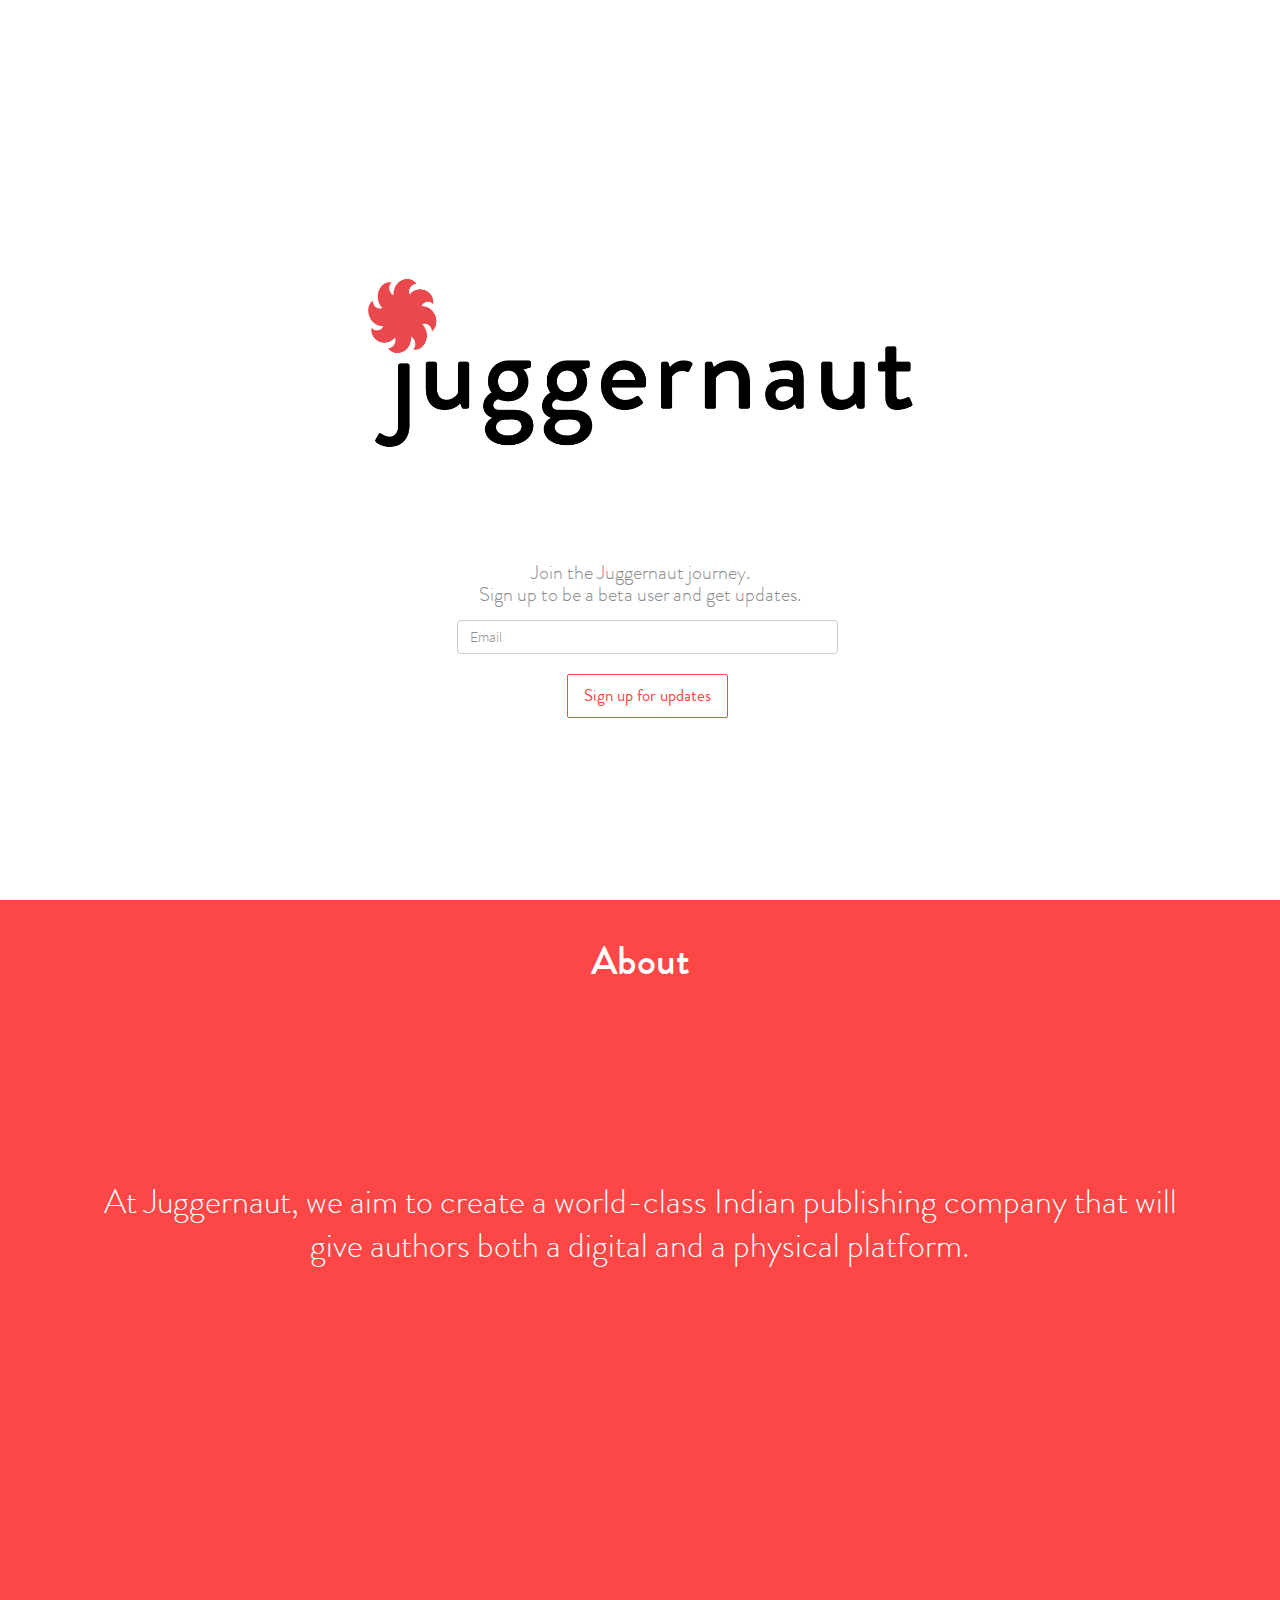
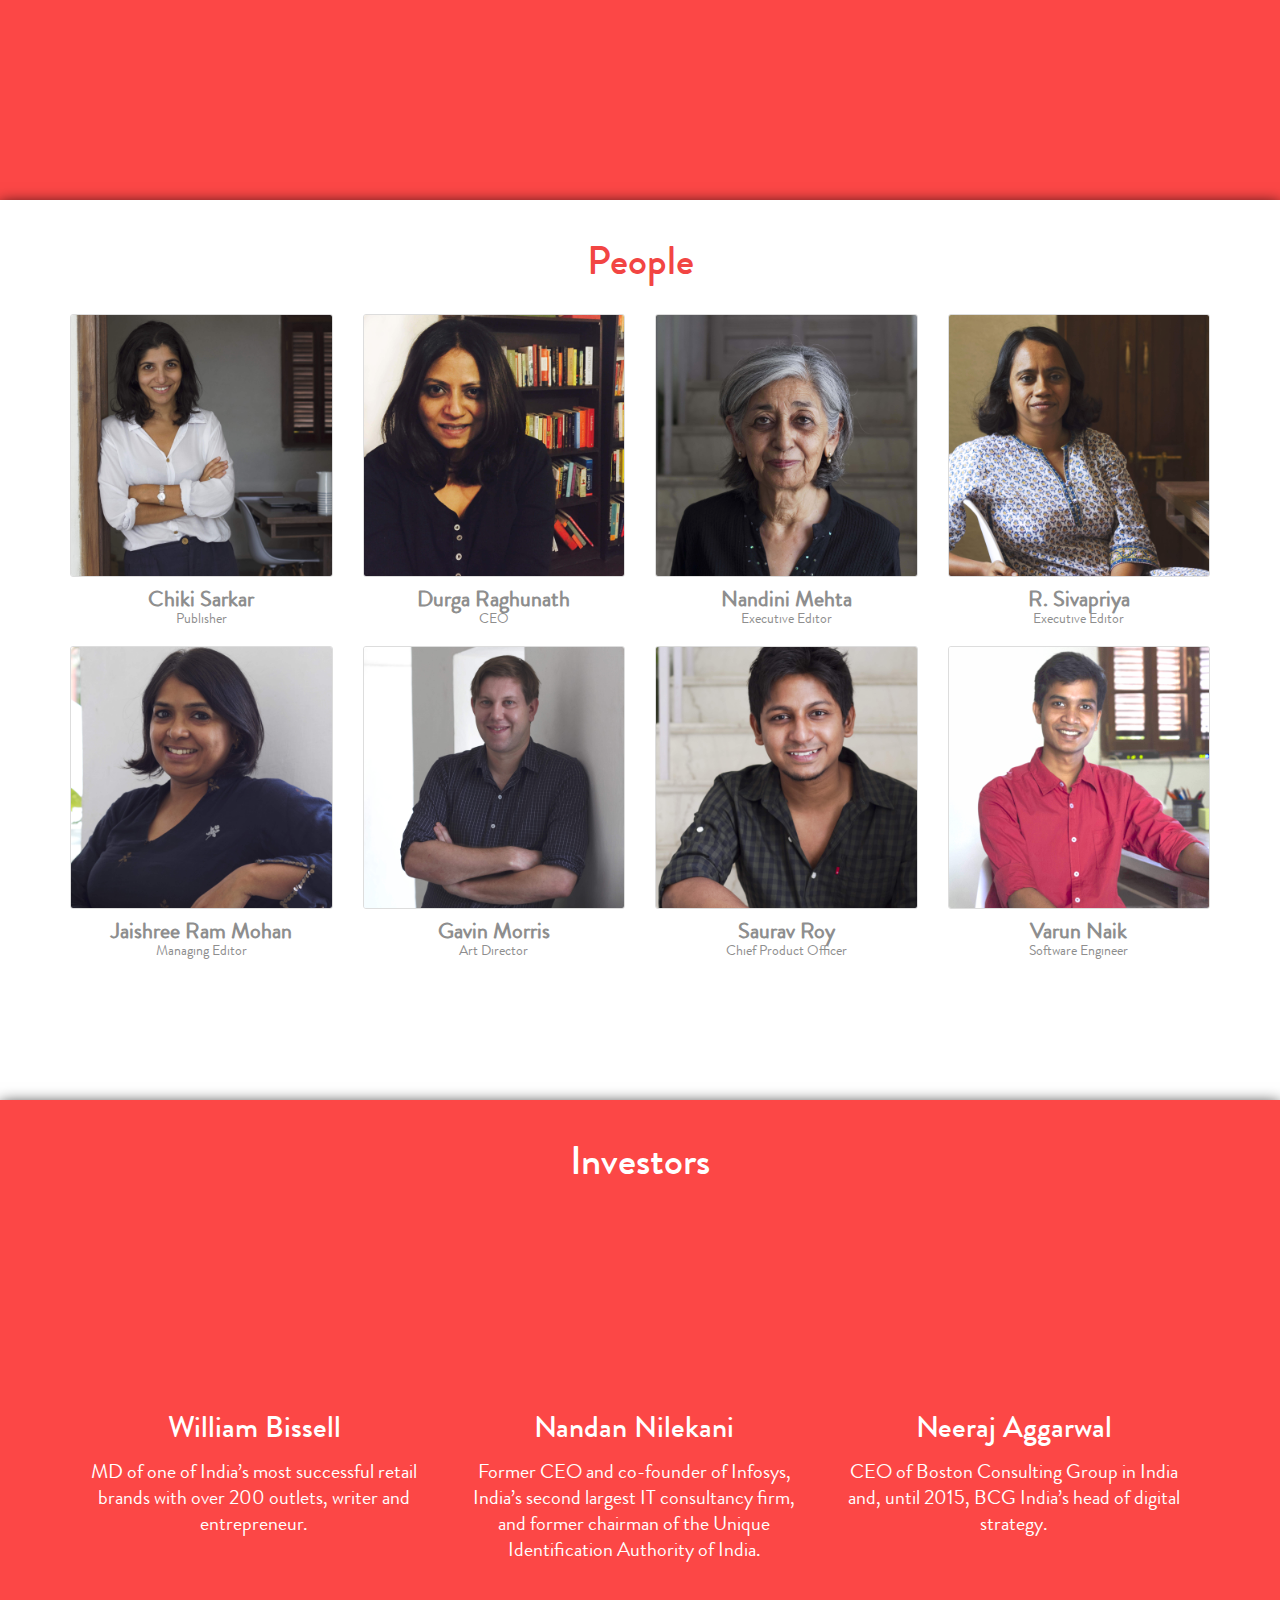
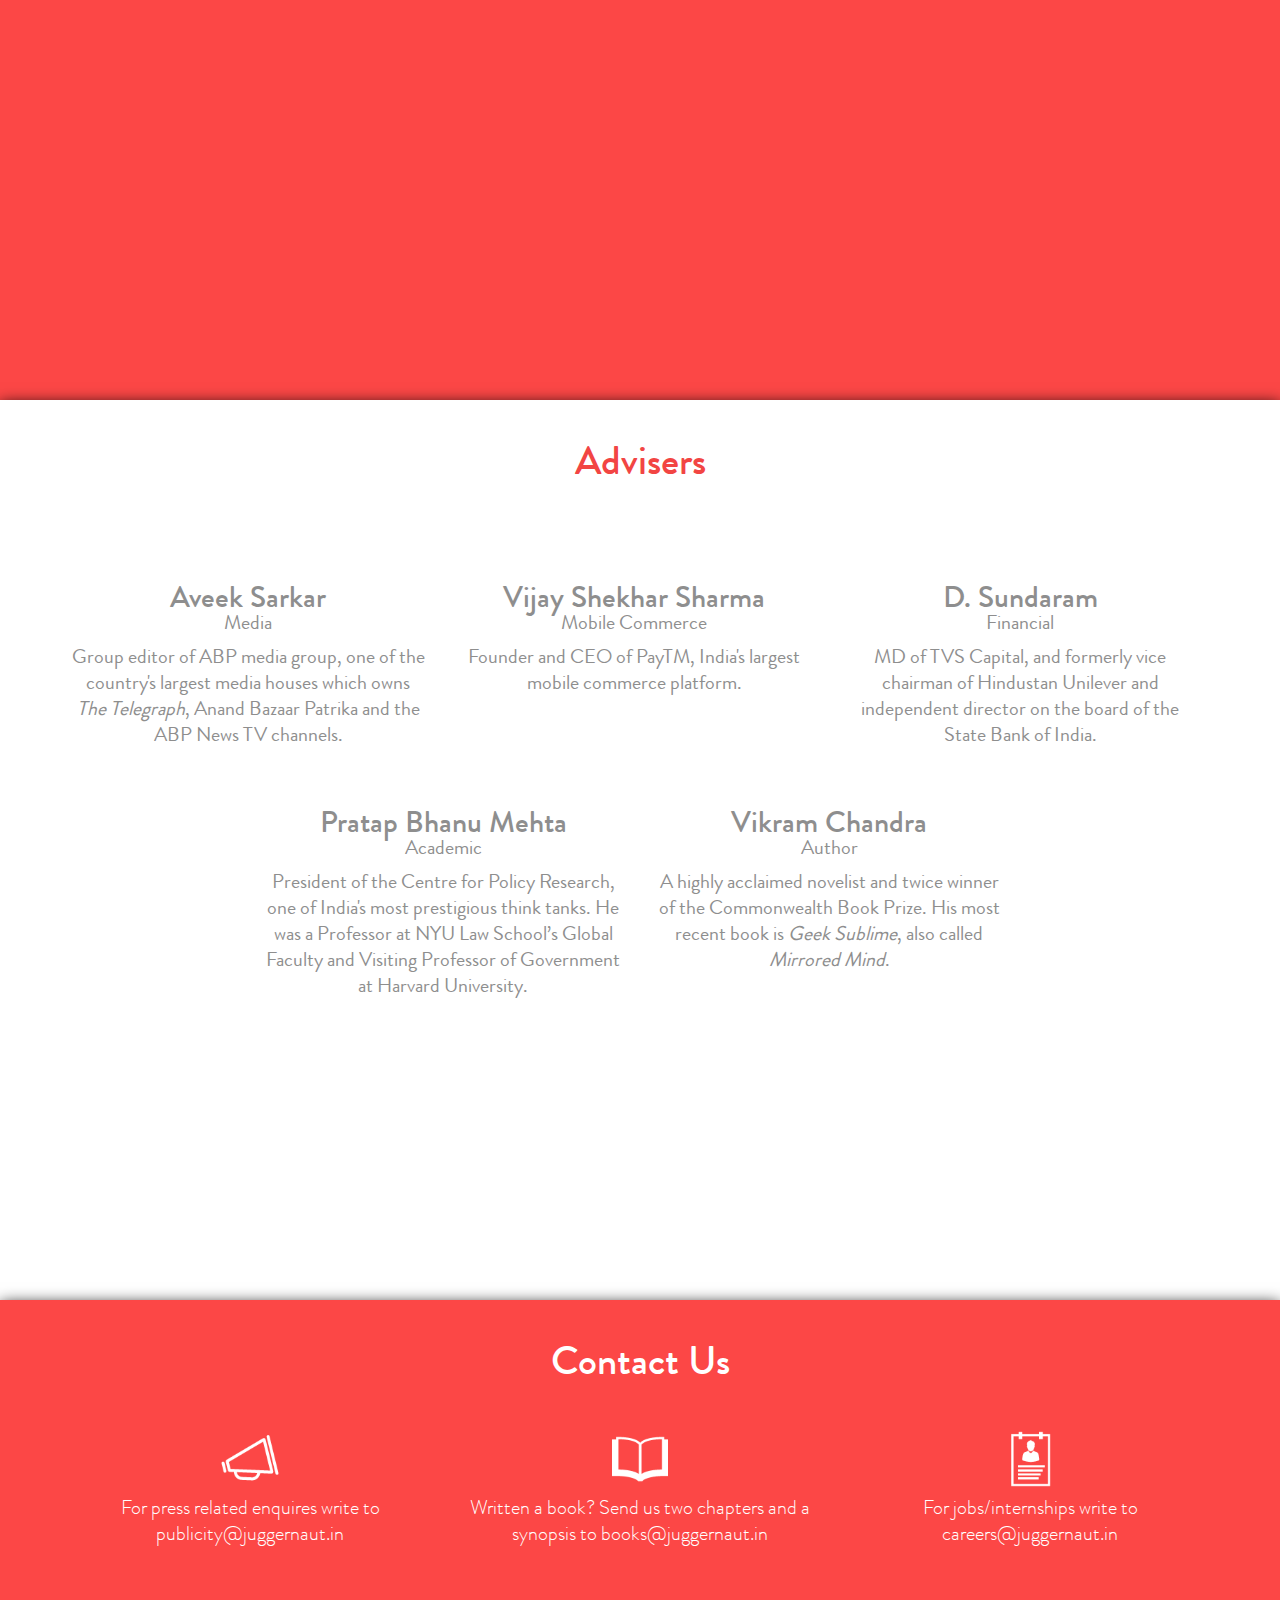
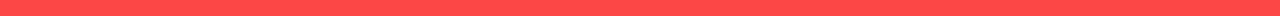
<file: index.html>
<!DOCTYPE html>

<!--
index.html
<project>

Created by Varun Naik on 2015-09-10.
Copyright 2015 Varun Naik. All rights reserved.
-->

<html lang="en">
	<head>
		<meta charset="utf-8">
		<meta name="viewport" content="width=device-width, initial-scale=1.0">
		<meta name="description" content="">
		<meta name="author" content="">
		<title>Juggernaut</title>
		<link rel="shortcut icon" type="image/x-icon" href="assets/img/new_fab_icon.png" />

		<!-- Bootstrap core CSS -->
		<link href="assets/css/bootstrap.css" rel="stylesheet">

		<!-- Custom CSS -->
		<link href="assets/css/main.css" rel="stylesheet">
		<link href="assets/css/font-awesome.min.css" rel="stylesheet">
		<link href="assets/css/animate-custom.css" rel="stylesheet">
		<link href='http://fonts.googleapis.com/css?family=Lato:300,400,700,300italic,400italic' rel='stylesheet' type='text/css'>
		<link href='http://fonts.googleapis.com/css?family=Raleway:400,300,700' rel='stylesheet' type='text/css'>
		<script src="assets/js/jquery.min.js"></script>
		<script type="text/javascript" src="assets/js/modernizr.custom.js"></script>

		<!-- HTML5 Shim and Respond.js IE8 support of HTML5 elements and media queries -->
		<!-- WARNING: Respond.js doesn't work if you view the page via file:// -->
		<!--[if lt IE 9]>
		<script src="https://oss.maxcdn.com/libs/html5shiv/3.7.0/html5shiv.js"></script>
		<script src="https://oss.maxcdn.com/libs/respond.js/1.4.2/respond.min.js"></script>
		<![endif]-->

		<!-- 1. load the webfonts -->
		<link rel="stylesheet" type="text/css" href="MyFontsWebfontsKit.css"/>

		<!-- 2. set up some css styles using the webfonts -->
		<style type="text/css">
			.BrandonGrotesque-ThinItalic {
				font-family: BrandonGrotesque-ThinItalic;
			}
			.BrandonGrotesque-Thin {
				font-family: BrandonGrotesque-Thin;
			}
			.BrandonGrotesque-RegularItalic {
				font-family: BrandonGrotesque-RegularItalic;
			}
			.BrandonGrotesque-MediumItalic {
				font-family: BrandonGrotesque-MediumItalic;
			}
			.BrandonGrotesque-Medium {
				font-family: BrandonGrotesque-Medium;
			}
			.BrandonGrotesque-Regular {
				font-family: BrandonGrotesque-Regular;
			}
			.BrandonGrotesque-LightItalic {
				font-family: BrandonGrotesque-LightItalic;
			}
			.BrandonGrotesque-Light-Margin {
				font-family: BrandonGrotesque-Light;
				padding-top: 60px;
			}
			.BrandonGrotesque-Light {
				font-family: BrandonGrotesque-Light;
			}
			.BrandonGrotesque-BoldItalic {
				font-family: BrandonGrotesque-BoldItalic;
			}
			.BrandonGrotesque-Bold {
				font-family: BrandonGrotesque-Bold;
			}
			.BrandonGrotesque-BlackItalic {
				font-family: BrandonGrotesque-BlackItalic;
			}
			.BrandonGrotesque-Black {
				font-family: BrandonGrotesque-Black;
			}
		</style>

	</head>

	<body data-spy="scroll" data-offset="0" style="width: 100%; height: 100%;" >

		<!-- ==== HEADERWRAP ==== -->

		<div class="vertical-center">

			<!-- <h1 class="BrandonGrotesque-Bold" style="padding-top:160px;">juggernaut</h1> -->
			<!-- <h2 class="BrandonGrotesque-Regular">Great publishing that breaks a few rules</h2> -->

			<img src="assets/img/Logo-for-Website.png"/>
			<h3 class="BrandonGrotesque-Light-Margin" >Join the Juggernaut journey.
			<br>
			Sign up to be a beta user and get updates. </h3>

			<div class="col-lg-8 col-lg-offset-4">
				<form method="post" class="form" role="form" >
					<div class="row" >
						<div class="col-lg-6 col-xs-6 col-md-6 form-group" >
							<input class="form-control" id="email" name="email" placeholder="Email" type="email" required />
							<button class="btn btn btn-lg BrandonGrotesque-Regular" type="submit">
								Sign up for updates
							</button>
						</div>
					</div>
				</form>
			</div>

			<!-- /headerwrap -->

		</div>

		<!-- ==== ABOUT ==== -->
		<div id="about" name="about">
			<div class="container">
				<div class="row white">
					<!--      <div class="col-md-6"> <img class="img-responsive" src="assets/img/about/about1.jpg" align=""> </div>-->
					<div class="col-md-6">
						<h2 class="centered BrandonGrotesque-Medium">About</h2>
						<h4 class="BrandonGrotesque-Light">At Juggernaut, we aim to create a world-class Indian publishing company that
						will give authors both a digital and a physical platform. </h4>
					</div>
				</div>
				<!-- row -->
			</div>
		</div>
		<!-- container -->

		<!-- ==== PEOPLE ==== -->
		<div id="people" >
			<div class="container">
				<div class="row centered">
					<h2 class="centered BrandonGrotesque-Medium">People</h2>

					<div class="col-lg-3 centered gallery-item">
						<img class="img img-thumbnail img-title" src="assets/img/team/Chiki.jpg" height="100%" width="100%" alt="">
						<h4 class="BrandonGrotesque-Regular">Chiki Sarkar</h4>
						<h5 class="BrandonGrotesque-Regular">Publisher</h5>
						<div class="people-desc BrandonGrotesque-Regular">
							<p>
								Chiki Sarkar was publisher of Penguin India and founder publisher of Random House
								India. She has worked with every major writer in the country, published some of the
								most exciting new talent in the last decade and created game-changing national
								bestsellers.
							</p>
						</div>
					</div>

					<div class="col-lg-3 centered gallery-item">
						<img class="img img-thumbnail" src="assets/img/team/Durga.jpg" height="100%" width="100%" alt="">
						<h4 class="BrandonGrotesque-Regular">Durga Raghunath</h4>
						<h5 class="BrandonGrotesque-Regular">CEO</h5>
						<div class="people-desc BrandonGrotesque-Regular">
							<p>
								Durga Raghunath was CEO, Network 18 Digital, where she led three news websites, a
								fin-tech site and mobile. She is also the founder of India’s first exclusively digital newsroom,
								Firstpost, and previously led digital operations in India for the <i>WSJ</i> and <i>Mint</i>. She was most recently at Zomato. Durga
								began her career in publishing.
							</p>
						</div>
					</div>

					<div class="col-lg-3 centered gallery-item">
						<img class="img img-thumbnail" src="assets/img/team/Nandini.jpg" height="100%" width="100%" alt="">
						<h4 class="BrandonGrotesque-Regular">Nandini Mehta</h4>
						<h5 class="BrandonGrotesque-Regular">Executive Editor</h5>
						<div class="people-desc BrandonGrotesque-Regular">
							<p>
								Nandini Mehta is an acclaimed editor of high quality non-fiction, with over thirty years
								of experience in journalism and publishing. Her authors include Ramachandra Guha,
								Katherine Boo, Naseeruddin Shah and B.N. Goswamy.
							</p>
						</div>
					</div>

					<div class="col-lg-3 centered gallery-item">
						<img class="img img-thumbnail" src="assets/img/team/Sivapriya.jpg" height="100%" width="100%" alt="">
						<h4 class="BrandonGrotesque-Regular">R. Sivapriya</h4>
						<h5 class="BrandonGrotesque-Regular">Executive Editor</h5>
						<div class="people-desc BrandonGrotesque-Regular">
							<p>
								R. Sivapriya has introduced
								English readers to some of the most important contemporary writing in Indian
								languages. Her translations list was shortlisted for the London Book Fair’s Industry
								Excellence Awards and her books have won several prestigious prizes.
							</p>
						</div>
					</div>
					<div class="clear"></div>
					<!--
					</div>
					<div class="row centered">
					-->
					<div class="col-lg-3 centered gallery-item">
						<img class="img img-thumbnail" src="assets/img/team/Jaishree.jpg" height="100%" width="100%" alt="">
						<h4 class="BrandonGrotesque-Regular">Jaishree Ram Mohan</h4>
						<h5 class="BrandonGrotesque-Regular">Managing Editor</h5>
						<div class="people-desc BrandonGrotesque-Regular">
							<p>
								Jaishree Ram Mohan is the country’s most experienced and respected managing editor,
								with over fourteen years of working with the publishing industry’s best copy-editorial
								team.
							</p>
						</div>
					</div>
					<div class="col-lg-3 centered gallery-item">
						<img class="img img-thumbnail" src="assets/img/team/Gavin.jpg" height="100%" width="100%" alt="">
						<h4 class="BrandonGrotesque-Regular">Gavin Morris</h4>
						<h5 class="BrandonGrotesque-Regular">Art Director</h5>
						<div class="people-desc BrandonGrotesque-Regular">
							<p>
								Gavin Morris is a senior art director with rich international experience of working for
								more than a decade in the UK and US with top publishers like Transworld, Faber and
								HarperCollins.
							</p>
						</div>
					</div>

					<div class="col-lg-3 centered gallery-item">
						<img class="img img-thumbnail gallery-item" src="assets/img/team/Saurav.jpg" height="100%" width="100%" alt="">
						<h4 class="BrandonGrotesque-Regular">Saurav Roy</h4>
						<h5 class="BrandonGrotesque-Regular">Chief Product Officer</h5>
						<div class="people-desc BrandonGrotesque-Regular">
							<p>
								Saurav Roy is an engineer from IIT Madras with a real knack for user-centric design.
								He founded Burrn, a social network to
								troll close friends, and Myriads,
								a gesture-based advertising platform.
								He has also worked with a range of consumer Internet products at Times Internet.
							</p>
						</div>
					</div>

					<div class="col-lg-3 centered gallery-item">
						<img class="img img-thumbnail" src="assets/img/team/Varun.jpg" height="100%" width="100%" alt="">
						<h4 class="BrandonGrotesque-Regular">Varun Naik</h4>
						<h5 class="BrandonGrotesque-Regular">Software Engineer</h5>
						<div class="people-desc BrandonGrotesque-Regular">
							<p>
								Varun Naik is a software engineer with a keen interest in mobile app design and
								development. He has worked on products like Burrn, a social network to
								troll close friends, and Tabvey, an online survey tool.
							</p>
						</div>
					</div>
				</div>
			</div>
			<!-- row -->
		</div>
		<!-- container -->

		<!-- ==== INVESTORS ==== -->
		<div id="investors" name="investors" >

			<div class="containers" >
				<div class="row">
					<h2 class="centered BrandonGrotesque-Medium">Investors</h2>

					<div class="col-lg-14 centered mrgn_top_15p">
						<h3 class="BrandonGrotesque-Medium">William Bissell</h3>
						<p class="BrandonGrotesque-Regular">
							MD of one of
							India’s most successful retail
							brands with over 200 outlets,
							writer and entrepreneur.
						</p>
					</div>

					<div class="col-lg-14 centered mrgn_top_15p">
						<h3 class="BrandonGrotesque-Medium">Nandan Nilekani</h3>
						<p class="BrandonGrotesque-Regular">
							Former CEO and co-founder of
							Infosys, India’s second
							largest IT consultancy firm,
							and former chairman of the
							Unique Identification
							Authority of India.
						</p>
					</div>

					<div class="col-lg-14 centered mrgn_top_15p">
						<h3 class="BrandonGrotesque-Medium">Neeraj Aggarwal</h3>
						<p class="BrandonGrotesque-Regular">
							CEO of Boston Consulting Group
							in India and,
							until 2015, BCG India’s head of
							digital strategy.
						</p>
					</div>

				</div>
				<!-- row -->
			</div>

		</div>
		<!-- container -->

		<!-- ==== ADVISORS ==== -->
		<div id="advisors" name="advisors">
			<div class="container">
				<div class="row">
					<h2 class="centered BrandonGrotesque-Medium">Advisers</h2>
				</div>

				<div class="col-lg-14 centered mrgn_top_5p">
					<h3 class="BrandonGrotesque-Medium">Aveek Sarkar</h3>
					<h4 class="BrandonGrotesque-Regular">Media</h4>
					<p class="BrandonGrotesque-Regular">
						Group editor of ABP media
						group, one of the country's
						largest media houses which
						owns <i>The Telegraph</i>, Anand
						Bazaar Patrika and the ABP
						News TV channels.
					</p>
				</div>

				<div class="col-lg-14 centered mrgn_top_5p">
					<h3 class="BrandonGrotesque-Medium">Vijay Shekhar Sharma</h3>
					<h4 class="BrandonGrotesque-Regular">Mobile Commerce</h4>
					<p class="BrandonGrotesque-Regular">
						Founder and CEO of PayTM, India's largest mobile commerce platform.
					</p>
				</div>

				<div class="col-lg-14 centered mrgn_top_5p">
					<h3 class="BrandonGrotesque-Medium">D. Sundaram</h3>
					<h4 class="BrandonGrotesque-Regular">Financial</h4>
					<p class="BrandonGrotesque-Regular">
						MD of TVS Capital, and formerly vice
						chairman of Hindustan Unilever
						and independent director on
						the board of the State Bank
						of India.
					</p>
				</div>

				<div class="clear"></div>

				<div class="col-lg-2 centered"></div>

				<div class="col-lg-14 centered">
					<h3 class="BrandonGrotesque-Medium">Pratap Bhanu Mehta</h3>
					<h4 class="BrandonGrotesque-Regular">Academic</h4>
					<p class="BrandonGrotesque-Regular">
						President of the Centre for  Policy
						Research, one of India's
						most prestigious think tanks. He
						was a Professor at NYU Law
						School’s Global Faculty and
						Visiting Professor of Government
						at Harvard University.
					</p>
				</div>

				<div class="col-lg-14 centered">
					<h3 class="BrandonGrotesque-Medium">Vikram Chandra</h3>
					<h4 class="BrandonGrotesque-Regular">Author</h4>
					<p class="BrandonGrotesque-Regular">
						A highly acclaimed novelist
						and twice winner of the
						Commonwealth Book Prize. His
						most recent book is <i>Geek
						Sublime</i>, also called <i>Mirrored
						Mind</i>.
					</p>
				</div>

			</div>
		</div>
		<!-- container -->

		<!-- ==== CONTACT ==== -->
		<div id="contact" name="contact">
			<div class="container">
				<div class="row">
					<h2 class="centered BrandonGrotesque-Medium">Contact Us</h2>
					<div class="col-md-4 centered">
						<!-- <i class="fa fa-map-marker fa-2x"></i> -->

						<img src="assets/img/icons/Publicity-White.png" height="70" width="70"/>

						<p class="BrandonGrotesque-Light">

							For press related enquires write to <a href="mailto:publicity@juggernaut.in" style="color: #fff"> publicity@juggernaut.in</a>
						</p>
					</div>
					<div class="col-md-4">
						<!-- <i class="fa fa-envelope-o fa-2x"></i> -->

						<img src="assets/img/icons/Books-White.png" height="70" width="70"/>
						<p class="BrandonGrotesque-Light">
							Written a book? Send us two chapters and a synopsis to <a href="mailto:books@juggernaut.in" style="color: #fff">books@juggernaut.in</a>
						</p>
					</div>
					<div class="col-md-4">
						<!-- <i class="fa fa-phone fa-2x"></i> -->

						<img src="assets/img/icons/Careers-White.png" height="70" width="70"/>
						<p class="BrandonGrotesque-Light">
							For jobs/internships write to <a href="mailto:careers@juggernaut.in" style="color: #fff">careers@juggernaut.in</a>
						</p>
					</div>
				</div>

			</div>
		</div>
		<!-- container -->

		<!-- Bootstrap core JavaScript
		================================================== -->
		<!-- Placed at the end of the document so the pages load faster -->

		<script type="text/javascript" src="assets/js/bootstrap.min.js"></script>
		<script type="text/javascript" src="assets/js/retina.js"></script>
		<script type="text/javascript" src="assets/js/jquery.easing.1.3.js"></script>
		<script type="text/javascript" src="assets/js/smoothscroll.js"></script>
		<script type="text/javascript" src="assets/js/jquery-func.js"></script>
		<script src="http://ajax.googleapis.com/ajax/libs/jquery/1.10.1/jquery.min.js"></script>

		<script>
			$(document).ready(function() {

				$('.gallery-item').hover(function() {
					$(this).find('.people-desc').fadeIn(300);
				}, function() {
					$(this).find('.people-desc').fadeOut(100);
				});

			});

		</script>

	</body>
</html>
</file>
<file: assets/css/main.css>
/*
 main.css
 <project>

 Created by Varun Naik on 2015-09-10.
 Copyright 2015 Varun Naik. All rights reserved.
 */

@import url("//hello.myfonts.net/count/2f2bd0");

html, button, input, select, textarea {
	color: #222;
}

* {
	box-sizing: border-box;
}

.flex {
	display: flex;
	flex-direction: row;
	flex-wrap: wrap;
}

.flex > div {
	flex: 1 0 50%;
	text-align: center;
	padding: 10px;
}

.flex > div:first-child {
	flex: 0 1 100%;
}

body {
	font-size: 1em;
	line-height: 1.4;
}

/*
 * Remove text-shadow in selection highlight: h5bp.com/i
 * These selection rule sets have to be separate.
 * Customize the background color to match your design.
 */

::-moz-selection {
	background: #f2c2c9;
	color: #a4003a;
	text-shadow: none;
}
::selection {
	background: #16a085;
	color: #a4003a;
	text-shadow: none;
}
/*
 * A better looking default horizontal rule
 */

hr {
	display: block;
	height: 3px;
	border: 0;
	margin: 3em 0;
	padding: 0;
	background-image: -webkit-linear-gradient(left, #fff, #e6e6e6, #fff);
	background-image: -moz-linear-gradient(left, #fff, #e6e6e6, #fff);
	background-image: -ms-linear-gradient(left, #fff, #e6e6e6, #fff);
	background-image: -o-linear-gradient(left, #fff, #e6e6e6, #fff);
	width: 50%;
	left: 25%;
	position: relative;
	border: none;
}

img {
	vertical-align: middle;
}
/*
 * Allow only vertical resizing of textareas.
 */

textarea {
	resize: vertical;
}
/* ==========================================================================
 General styles
 ========================================================================== */

html, body {
	height: 100%;
}

body, html, #wrapper {
	width: 100%;
	height: 100%
}
#wrapper {
	display: table
}
#main {
	display: table-cell;
	vertical-align: middle;
	text-align: center
}

body {
	font-family: "Lato", Helvetica, Arial, sans-serif;
	font-weight: 300;
	font-size: 16px;
	color: #555;
	-webkit-font-smoothing: antialiased;
	-webkit-overflow-scrolling: touch;
}

.mrgn_top_15p {
	margin-top: 15%;
}

.mrgn_top_5p {
	margin-top: 5%;
}

.row {
	margin-right: 0px;
	margin-left: 0px;
}


.modal-header {
	background: #34b1c4;
}
.modal-header h4 {
	color: white;
	font-weight: 700;
	letter-spacing: 1px;
}
.modal-footer {
	background: #34b1c4;
}
.navbar-default .navbar-nav > li > a {
	color: #555;
}
.navbar-default .navbar-nav > .active > a, .navbar-default .navbar-nav > .active > a:hover, .navbar-default .navbar-nav > .active > a:focus {
	color: #38b5c9;
	background-color: #fff;
}
.navbar-default {
	background-color: #fff;
	padding: 12px 0;
	box-shadow: 0 0 3px #ccc;
	font-weight: 500;
}
.navbar-default .navbar-brand {
	font-weight: 700;
	font-size: 26px;
	color: #666;
}
.navbar-brand .fa {
	color: #38b5c9;
}
.navbar-toggle {
	border-color: transparent;
	border: 0px solid transparent;
}
.navbar-default .navbar-nav > li > a:hover, .navbar-default .navbar-nav > li > a:focus {
	color: #38b5c9;
}
a img {
	background: white;
}
.odd a img {
	background: #f5f5f5;
}

/* Titles */
/*
 h1, h2, h3, h4, h5, h6 {

 font-weight: 200;
 color: #555;
 }
 */
/*
 h2 {
 font-size: 34px;
 color: #666;
 font-weight: 500;
 }
 */
/*
 h3 {
 font-size: 24px;
 font-weight: 500;
 }
 */
/* Paragraph & Typographic */

p {
	line-height: 26px;
	margin-bottom: 20px;
}
p.large {
	font-size: 18px;
	margin-bottom: 50px;
}
.centered {
	text-align: center;
}
strong {
	font-weight: 700;
}
em {
	font-weight: 300;
}
pre {
	background: #ebebeb;
	border: none;
	font-family: "Monaco";
	font-size: 16px;
	color: #666;
	padding: 20px;
	line-height: 28px;
}
small {
	font-size: 12px;
}
blockquote, blockquote p {
	line-height: 28px;
	color: #999;
	font-weight: 300;
	font-style: italic;
}
blockquote {
	position: relative;
	margin: 0 0 40px -30px;
	padding-left: 30px;
	border-left: 5px solid #3498db;
}
blockquote cite {
	position: absolute;
	bottom: -25px;
	right: 0;
	font-size: 12px;
	font-style: italic;
	color: #333;
	font-weight: 300;
}
blockquote cite:before {
	content: "-- "
}
/* Images */
.overflow-image {
	margin-top: -65px;
}
/* Links */
a {
	color: #4abcc5;
	word-wrap: break-word;
	-webkit-transition: color 0.1s ease-in, background 0.1s ease-in;
	-moz-transition: color 0.1s ease-in, background 0.1s ease-in;
	-ms-transition: color 0.1s ease-in, background 0.1s ease-in;
	-o-transition: color 0.1s ease-in, background 0.1s ease-in;
	transition: color 0.1s ease-in, background 0.1s ease-in;
}
a:hover, a:focus {
	color: #c0392b;
	text-decoration: none;
	outline: 0;
}
a:before, a:after {
	-webkit-transition: color 0.1s ease-in, background 0.1s ease-in;
	-moz-transition: color 0.1s ease-in, background 0.1s ease-in;
	-ms-transition: color 0.1s ease-in, background 0.1s ease-in;
	-o-transition: color 0.1s ease-in, background 0.1s ease-in;
	transition: color 0.1s ease-in, background 0.1s ease-in;
}

/* ==========================================================================
 footer Sections
 ========================================================================== */

.footer {
	position: fixed;
	bottom: 0px;
	left: 0px;
	width: 100%;
	padding: 20px 0px;
}

.footer-left {
	float: left;
	padding-left: 20px;
}

.footer-right {
	float: right;
	padding-right: 20px;
}
.clear {
	clear: both;
}
.footer p, .footer p a {
	color: #000;
	font-family: 'ProximaNovaSoft-Regular';
	text-decoration: none;
}

.footer p a {
	padding: 0px 10px;
}
.footer p a:hover {
	color: #f00;
}

/* ==========================================================================
 Wrap Sections
 ========================================================================== */

.input-control {

	border: #e3e3e3;
	border-radius: 3px;
}


.vertical-center {
  min-height: 100%;
  min-height: 100vh;
  display: flex;
  align-items: center;
  justify-content: center;
  flex-direction: column;
	 background-color: #fff;
	text-align: center;
	background-attachment: relative;
	background-position: center center;
	width: 100%;
	font-family: inherit;
	-webkit-background-size: cover;
	-moz-background-size: cover;
	-o-background-size: cover;
	background-size: cover;
	box-shadow: 0px -5px -5px 0px rgba(0, 0, 0, 0.49);
	position:relative;
}

.vertical-center h1 {
	color: #fc4746;
	font-size: 850%;
	text-align: center;
	letter-spacing: 2px;
	line-height: 0.8;
}

.vertical-center img {
	width: 75%;
	height: 20%;
}

.vertical-center h2 {
	color: #b3b3b2;
	font-size: 220%;
	font-weight: 400;
	text-align: center;
	letter-spacing: 2px;
}

.vertical-center h3 {
	color: #8e8e8e;
	margin: 25px 0 15px 0;
	font-size: 20px;
}

.vertical-center h4 {
	color: #8e8e8e;
	font-family: inherit;
	margin: 25px 0 15px 0;
	letter-spacing: 2px;
}

.vertical-center img {
	padding-top: 100px;
	width: 50%;
}

.vertical-center p {
	color: #fff;
	font-size: 22px;
	font-weight: 300;
	text-align: center;
	letter-spacing: 1px;
	font-family: inherit;
}

.vertical-center .btn {
	font-weight: 500;
	font-size: 17px;
	margin: 20px 0;
	background-color: rgba(255,255,255,0);
	color: #fc4746;
	border: 1px solid #fc4746;
}
.vertical-center .btn:hover, .vertical-center .btn:focus {
	color: #fff;
	background-color: #fc4746;
	outline: 0px;
	border: 1px solid #fc4746;
}
#about {
	background: #fc4746;
	padding-top: 20px;
	padding-right: 0;
	padding-left: 0;
	padding-bottom: 60px;
	min-height: 100%;
	-webkit-box-shadow: 0 4px 15px 0 #000000;
	-moz-box-shadow: 0 4px 15px 0 #000000;
	box-shadow: 0 4px 15px 0 #000000;
}
#about img {
	margin-top: 0;
}

#about H2 {
	color: #fff;
	text-align: center;
	padding-bottom: 20px;
	font-size: 40px;
}

#about H4 {
	color: #fff;
	font-size: 34px;
	font-weight: 300;
	padding: 25px;
	text-align: center;
	line-height: 1.3;
}

#people {
	/*	background: url(../img/bg.jpg) no-repeat center center fixed;*/
	background-color: #fff;
	padding: 20px 0;
	min-height: 100%;
	text-align: center;
	background-size: cover;
	-webkit-box-shadow: 0 4px 15px 0 #000000;
	-moz-box-shadow: 0 4px 15px 0 #000000;
	box-shadow: 0 4px 15px 0 #000000;
}
#people hr {
	display: block;
	height: 3px;
	border: 0;
	margin: 3em 0;
	padding: 0;
	background-image: -webkit-linear-gradient(left, rgba(255, 255, 255, 0), #71c9d6, rgba(255, 255, 255, 0));
	background-image: -moz-linear-gradient(left, rgba(255, 255, 255, 0), #71c9d6, rgba(255, 255, 255, 0));
	background-image: -ms-linear-gradient(left, rgba(255, 255, 255, 0), #71c9d6, rgba(255, 255, 255, 0));
	background-image: -o-linear-gradient(left, rgba(255, 255, 255, 0), #71c9d6, rgba(255, 255, 255, 0));
	width: 50%;
	left: 25%;
	position: relative;
	border: none;
}

#people H2 {
	color: #f24543;
	text-align: center;
	padding-bottom: 20px;
	font-size: 40px;
}
#people p {
	color: #6c6d70;
	line-height: 1.2;
	margin-bottom: 40px;
	font-weight: 400;
	font-size: 17px;
}
#people H4 {
	padding-top: 10px;
	margin-bottom: 10px;
	color: #8e8e8e;
	line-height: 0.2;
	font-size: 22px;
	font-weight: bold;
}
#people h5 {
	padding-bottom: 10px;
	margin-bottom: 10px;
	color: #8e8e8e;
}
#people p.large {
	margin-top: 60px;
	margin-bottom: 30px;
}
#people .fa {
	width: 30px;
	height: 30px;
	margin: 0 3px;
	border-radius: 100%;
	font-size: 15px;
	line-height: 30px;
	outline: 0;
	color: #fff;
	background-color: #67c5d3;
	-webkit-transition: all .3s;
	-moz-transition: all .3s;
	transition: all .3s;
}
#people .fa:hover {
	background-color: #2ea0b1;
}
#investors {
	background-color: #fc4746;
	/*padding: 20px 0;
	 text-align: center;
	 vertical-align: bottom;
	 min-height: 100%;
	 height: 100%;
	 -webkit-box-shadow: 0 4px 15px 0 #000000;
	 -moz-box-shadow: 0 4px 15px 0 #000000;
	 box-shadow: 0 4px 15px 0 #000000;*/

	padding: 20px 0;
	min-height: 100%;
	text-align: center;
	background-size: cover;
	-webkit-box-shadow: 0 4px 15px 0 #000000;
	-moz-box-shadow: 0 4px 15px 0 #000000;
	box-shadow: 0 4px 15px 0 #000000;
}

#login_form {
	width: 100%;
	height: 100%;
	margin: 0 auto;
	text-align: center;
	vertical-align: middle;
	background-color: #bdd2ff;
	border: 1px solid white;
	-moz-border-radius: 10px;
	-webkit-border-radius: 10px;
	text-align: center;
}

#investors H2 {
	color: #fff;
	text-align: center;
	padding-bottom: 20px;
	font-size: 40px;
}

#investors H3 {
	color: #ffffff;
	text-align: center;
	padding-bottom: 0px;
	line-height: 1.4;
	font-size: 30px;
}

#investors p {
	color: #fff;
	text-align: center;
	line-height: 1.3;
	padding-bottom: 30px;
	font-weight: 400;
	font-size: 20px;
}

#investors .btn-default {
	border: 0;
}

#advisors {
	/*	background: url(../img/bg.jpg) no-repeat center center fixed;*/
	background-color: #fff;
	padding: 20px 0;
	min-height: 100%;
	text-align: center;
	background-size: cover;
	-webkit-box-shadow: 0 4px 15px 0 #000000;
	-moz-box-shadow: 0 4px 15px 0 #000000;
	box-shadow: 0 4px 15px 0 #000000;
}
#advisors hr {
	display: block;
	height: 3px;
	border: 0;
	margin: 3em 0;
	padding: 0;
	background-image: -webkit-linear-gradient(left, rgba(255, 255, 255, 0), #71c9d6, rgba(255, 255, 255, 0));
	background-image: -moz-linear-gradient(left, rgba(255, 255, 255, 0), #71c9d6, rgba(255, 255, 255, 0));
	background-image: -ms-linear-gradient(left, rgba(255, 255, 255, 0), #71c9d6, rgba(255, 255, 255, 0));
	background-image: -o-linear-gradient(left, rgba(255, 255, 255, 0), #71c9d6, rgba(255, 255, 255, 0));
	width: 50%;
	left: 25%;
	position: relative;
	border: none;
}

#advisors H2 {
	color: #f24543;
	text-align: center;
	padding-bottom: 20px;
	font-size: 40px;
}

#advisors H3 {
	color: #8e8e8e;
	text-align: center;
	padding-bottom: 0px;
	font-size: 30px;
	line-height: 0.3;
}

#advisors H4 {
	color: #8e8e8e;
	text-align: center;
	padding-bottom: 0px;
	font-size: 20px;
}

#advisors p {
	color: #8e8e8e;
	text-align: center;
	line-height: 1.3;
	padding-bottom: 30px;
	font-weight: 400;
	font-size: 20px;
}

#advisors .btn-default {
	border: 0;
}

#contact {
	background-color: #fc4746;
	padding: 20px 0;
	text-align: center;
	-webkit-box-shadow: 0 4px 15px 0 #000000;
	-moz-box-shadow: 0 4px 15px 0 #000000;
	box-shadow: 0 4px 15px 0 #000000;
}

#contact H2 {
	color: #fff;
	text-align: center;
	padding-bottom: 20px;
	font-size: 40px;
	margin-bottom: 20px;
}

#contact p {
	color: #ffffff;
	text-align: center;
	line-height: 1.3;
	padding-bottom: 30px;
	font-weight: 400;
	font-size: 20px;
}

#contact .form {
	padding: 30px 0;
}

#contact .fa {
	color: #3ab7cb;
	margin-bottom: 10px;
}

#contact .btn {
	font-weight: 500;
	font-size: 18px;
	margin-top: 20px;
	background-color: #fff;
	color: #fc4746;
	border: 0;
}

#contacts img {

	width: 20px;
	height: 20px;
}

#contact .btn:hover, #contact .btn:focus {
	background-color: #e3e3e3;
	outline: 0px;
}
#greywrap {
	background: #f5f5f5;
	margin-top: 0px;
	padding: 50px 0;
	border-bottom: 1px solid #eee;
	text-align: center;
}
#greywrap .btn {
	font-family: "Raleway";
	font-weight: 300;
	font-size: 20px;
	margin: 0 25px;
	background-color: #fff;
	border-color: #e2e2e2;
	color: #888;
	border-bottom: 0;
	letter-spacing: 1px;
}
#greywrap .btn:hover, #greywrap .btn:focus {
	margin: 0 25px;
	background-color: #fff;
	border-color: #a5cdd5;
	border-bottom: 0;
	outline: 0px;
	color: #a5cdd5;
}
#greywrap h2 {
	font-size: 30px;
}
#greywrap .callout {
	margin-bottom: 20px;
}
#greywrap p {
	font-size: 30px;
}
#greywrap .fa {
	font-size: 18px;
	margin-right: 4px;
}
#footerwrap {
	background: #2b2b2b;
	padding: 25px 0 15px 0;
	border-bottom: 1px solid #ddd;
	text-align: center;
}
#footerwrap span.copyright {
	line-height: 40px;
	color: #888;
	font-weight: 400;
}
#footerwrap span.copyright a {
	color: #888;
	border-bottom: 1px dotted;
}
#footerwrap span.copyright a:hover {
	color: #3ab7cb;
	text-decoration: none;
}
#footerwrap h4 {
	color: white;
}
ul.social-buttons {
	margin: 0;
}
ul.social-buttons li a {
	font-size: 24px;
	outline: 0;
	color: #999;
}
ul.social-buttons li a:hover, ul.social-buttons li a:focus, ul.social-buttons li a:active {
	color: #3ab7cb;
}
/* ==========================================================================
 Box Sections
 ========================================================================== */

.white h1 {
	color: #999;
}
.white p {
	padding-top: 25px;
}

/* ==========================================================================
 Image Mask
 ========================================================================== */

.grid figure {
	margin: 0;
	position: relative;
	border: 1px solid #ddd;
}
.grid figure img {
	width: 100%;
	display: block;
	position: relative;
}
.grid figcaption {
	position: absolute;
	top: 0;
	left: 0;
	padding: 20px;
	color: #fff;
	background-color: #34b1c4;
}
.grid figcaption h5 {
	margin: 0;
	padding-top: 0px;
	padding-left: 20px;
	padding-bottom: 5px;
	color: #fff;
	font-weight: 700;
	text-align: left;
	letter-spacing: 1px;
}
.grid figcaption a {
	text-align: left;
	padding: 5px 10px;
	margin-left: 20px;
	display: inline-block;
	background: #2f2f2f;
	color: #fff;
	font-size: 13px;
}
/* Caption Style */
.mask figure {
	overflow: hidden;
}
.mask figure img {
	-webkit-transition: -webkit-transform 0.4s;
	-moz-transition: -moz-transform 0.4s;
	transition: transform 0.4s;
}
.no-touch .mask figure:hover img, .mask figure.cs-hover img {
	-webkit-transform: translateY(-30px);
	-moz-transform: translateY(-30px);
	-ms-transform: translateY(-30px);
	transform: translateY(-30px);
}
.mask figcaption {
	height: 50px;
	width: 100%;
	top: auto;
	bottom: 0;
	opacity: 0;
	-webkit-transform: translateY(100%);
	-moz-transform: translateY(100%);
	-ms-transform: translateY(100%);
	transform: translateY(100%);
	-webkit-transition: -webkit-transform 0.4s, opacity 0.1s 0.3s;
	-moz-transition: -moz-transform 0.4s, opacity 0.1s 0.3s;
	transition: transform 0.4s, opacity 0.1s 0.3s;
}
.no-touch .mask figure:hover figcaption, .mask figure.cs-hover figcaption {
	opacity: 1;
	-webkit-transform: translateY(0px);
	-moz-transform: translateY(0px);
	-ms-transform: translateY(0px);
	transform: translateY(0px);
	-webkit-transition: -webkit-transform 0.4s, opacity 0.1s;
	-moz-transition: -moz-transform 0.4s, opacity 0.1s;
	transition: transform 0.4s, opacity 0.1s;
}
.mask figcaption a {
	position: absolute;
	top: 10px;
	bottom: 10px;
	right: 30px;
}

/*** latest code ***/
#headerwrap .clearfix {
	width: 100%;
	position: absolute;
	left: 50%;
	top: 50%;
	transform: translate(-50%,-50%);
	-webkit-transform: translate(-50%,-50%);
	-moz-transform: translate(-50%,-50%);
}

#about h4 {
	margin-top: 150px;
}

#people img {
	cursor: pointer;
}

#contact h3 {
	color: #fff;
}

.people-desc {
	cursor: pointer;
	position: absolute;
	top: 0px;
	left: 15px;
	width: 263px;
	height: 263px;
	border-radius: 3px;
	overflow: hidden;
	background: rgba(252, 71, 70, 0.6);
	display: none;
}

.people-desc p {
	color: #fff !important;
	font-size: 14px;
	padding: 25px 20px;
}

.clear {
	clear: both;
}


@media only screen 
and (min-device-width : 768px) 
and (max-device-width : 1024px)  { 


.vertical-center {
  min-height: 100%;
  min-height: 100vh;
  display: flex;
  align-items: center;
  justify-content: center;
  flex-direction: column;
	 background-color: #fff;
	text-align: center;
	background-attachment: relative;
	background-position: center center;
	width: 100%;
	font-family: inherit;
	-webkit-background-size: cover;
	-moz-background-size: cover;
	-o-background-size: cover;
	background-size: cover;
	box-shadow: 0px 10px 10px 0px rgba(0, 0, 0, 0.49);
	position:relative;
}



.vertical-center img {
		padding-top: 0% !important;
		width: 80%;
	}
	
	
	.vertical-center h3 {
		color: #8e8e8e;
		font-family: inherit;
		margin: 25px 0 15px 0;
		font-size: 14px;
		font-weight: 50;
		letter-spacing: 1px;
		padding-left: 5px;
		padding-right: 5px;
		padding-top: 0px;
	}



}



@media screen and (max-width: 767px) {

	#about H4 {
		font-size: 21px;
		margin-top: 75px;
		margin-bottom: 0px;
		line-height: 30px;
	}
	#about H2 {
		margin-top: 20px;
		font-size: 35px;
	}

	.people-desc {
		display: block;
		position: relative;
		top: auto;
		left: auto;
		width: 100%;
		height: auto;
		border-radius: 0px;
		background: none;
	}
	.people-desc p {
		padding: 10px 15px;
		color: #8e8e8e !important;
		font-family: inherit;
	}
 
	.vertical-center img {
		padding-top: 20% !important;
		width: 80%;
		height: auto;
	}

	.vertical-center h2 {
		font-size: 13px;
		letter-spacing: 2px;
	}

	.vertical-center h3 {
		color: #8e8e8e;
		font-family: inherit;
		margin: 25px 0 15px 0;
		font-size: 14px;
		font-weight: 50;
		letter-spacing: 1px;
		padding-left: 5px;
		padding-right: 5px;
		padding-top: 0px;
	}


	.vertical-center h4 {
		color: #8e8e8e;
		font-family: inherit;
		margin: 25px 0 15px 0;
		font-size: 15px;
	}

	#investors h2 {
		font-size: 35px;
	}

	#investors h3 {
		font-size: 25px;
	}

	#investors p {
		font-size: 18px;
	}

	#advisors h2 {
		font-size: 35px;
	}

	#people h2 {
		font-size: 35px;
	}

	#contact h2 {
		font-size: 35px;
	}

	#advisors h3 {
		font-size: 24px;
		font-weight: bold;
	}

	#advisors h4 {
		font-size: 16px;
	}

	#advisors p {
		font-size: 18px;
	}
}

@media screen and (min-width: 768px) and (max-width: 1024px) {
	#headerwrap h1 {
		font-size: 80px;
	}

	#headerwrap h2 {
		font-size: 20px;
	}

	#headerwrap h4 {
		font-size: 15px;
		letter-spacing: 2px;
	}

	#headerwrap h3 {
		color: #8e8e8e;
		font-family: inherit;
		margin: 25px 0 15px 0;
		font-size: 14px;
		font-weight: 50;
	}

	.people-desc {
		display: block;
		position: relative;
		top: auto;
		left: auto;
		width: 100%;
		height: auto;
		border-radius: 0px;
		background: none;
	}
	.people-desc p {
		padding: 10px 15px;
		color: #8e8e8e !important;
		font-family: inherit;
	}

	.advisor-desc {

	}
}

/* ==========================================================================
 MEDIA QUERIES
 ========================================================================== */

@media screen and (max-width: 1050px) , screen and (max-device-width: 1050px) {
	body .header {
		background-attachment: scroll;
	}
}

/*ipad portrait*/
@media only screen and (min-device-width: 768px) and (max-device-width: 1024px) and (orientation: portrait) {
	.header {
		background-attachment: scroll;
	}
}

@media screen and (max-width: 769px) {
	#headerwrap h1 {
		font-size: 50px;
	}
	#headerwrap p {
		font-size: 20px;
	}
}

@font-face {
	font-family: "ChaleT";
	src: url(assets/fonts/ChaleT.ttf);
}
@font-face {
	font-family: "ChNYNS25";
	src: url(assets/fonts/ChNYNS25.ttf);
}
@font-face {
	font-family: 'Verlag-Bold';
	src: url(assets/fonts/Verlag-Bold.ttf);
}

@font-face {/*
	 font-family: Brandon-Bold;
	 src: url(assets/fonts/Brandon-Bold.eot) format('embedded-opentype'), url(assets/fonts/Brandon-Bold.woff2) format('woff2'), url(assets/fonts/Brandon-Bold.woff) format('woff'), url(assets/fonts/Brandon-Bold.ttf) format('truetype');
	 }*/

	@font-face {
	font-family: 'BrandonGrotesque-Black';
	src: url('assets/fonts/2F2BD0_B_0.eot');
	src: url('assets/fonts/2F2BD0_B_0.eot?#iefix') format('embedded-opentype'), url('assets/fonts/2F2BD0_B_0.woff2') format('woff2'), url('assets/fonts/2F2BD0_B_0.woff') format('woff'), url('assets/fonts/2F2BD0_B_0.ttf') format('truetype');
}

@font-face {
	font-family: 'BrandonGrotesque-Bold';
	src: url('assets/fonts/2F2BD0_9_0.eot');
	src: url('assets/fonts/2F2BD0_9_0.eot?#iefix') format('embedded-opentype'), url('assets/fonts/2F2BD0_9_0.woff2') format('woff2'), url('assets/fonts/2F2BD0_9_0.woff') format('woff'), url('assets/fonts/2F2BD0_9_0.ttf') format('truetype');
}
</file>
<file: MyFontsWebfontsKit.css>
/**
 * @license
 * MyFonts Webfont Build ID 3091408, 2015-09-15T05:29:26-0400
 * 
 * The fonts listed in this notice are subject to the End User License
 * Agreement(s) entered into by the website owner. All other parties are 
 * explicitly restricted from using the Licensed Webfonts(s).
 * 
 * You may obtain a valid license at the URLs below.
 * 
 * Webfont: BrandonGrotesque-ThinItalic by HVD Fonts
 * URL: http://www.myfonts.com/fonts/hvdfonts/brandon-grotesque/thin-italic/
 * 
 * Webfont: BrandonGrotesque-Thin by HVD Fonts
 * URL: http://www.myfonts.com/fonts/hvdfonts/brandon-grotesque/thin/
 * 
 * Webfont: BrandonGrotesque-RegularItalic by HVD Fonts
 * URL: http://www.myfonts.com/fonts/hvdfonts/brandon-grotesque/italic/
 * 
 * Webfont: BrandonGrotesque-MediumItalic by HVD Fonts
 * URL: http://www.myfonts.com/fonts/hvdfonts/brandon-grotesque/medium-italic/
 * 
 * Webfont: BrandonGrotesque-Medium by HVD Fonts
 * URL: http://www.myfonts.com/fonts/hvdfonts/brandon-grotesque/medium/
 * 
 * Webfont: BrandonGrotesque-Regular by HVD Fonts
 * URL: http://www.myfonts.com/fonts/hvdfonts/brandon-grotesque/regular/
 * 
 * Webfont: BrandonGrotesque-LightItalic by HVD Fonts
 * URL: http://www.myfonts.com/fonts/hvdfonts/brandon-grotesque/light-italic/
 * 
 * Webfont: BrandonGrotesque-Light by HVD Fonts
 * URL: http://www.myfonts.com/fonts/hvdfonts/brandon-grotesque/light/
 * 
 * Webfont: BrandonGrotesque-BoldItalic by HVD Fonts
 * URL: http://www.myfonts.com/fonts/hvdfonts/brandon-grotesque/bold-italic/
 * 
 * Webfont: BrandonGrotesque-Bold by HVD Fonts
 * URL: http://www.myfonts.com/fonts/hvdfonts/brandon-grotesque/bold/
 * 
 * Webfont: BrandonGrotesque-BlackItalic by HVD Fonts
 * URL: http://www.myfonts.com/fonts/hvdfonts/brandon-grotesque/black-italic/
 * 
 * Webfont: BrandonGrotesque-Black by HVD Fonts
 * URL: http://www.myfonts.com/fonts/hvdfonts/brandon-grotesque/black/
 * 
 * 
 * License: http://www.myfonts.com/viewlicense?type=web&buildid=3091408
 * Licensed pageviews: 10,000
 * Webfonts copyright: Copyright (c) 2009 by Hannes von Doehren. All rights reserved.
 * 
 * © 2015 MyFonts Inc
*/


/* @import must be at top of file, otherwise CSS will not work */
@import url("//hello.myfonts.net/count/2f2bd0");

  
@font-face {font-family: 'BrandonGrotesque-ThinItalic';src: url('webfonts/2F2BD0_0_0.eot');src: url('webfonts/2F2BD0_0_0.eot?#iefix') format('embedded-opentype'),url('webfonts/2F2BD0_0_0.woff2') format('woff2'),url('webfonts/2F2BD0_0_0.woff') format('woff'),url('webfonts/2F2BD0_0_0.ttf') format('truetype');}
 
  
@font-face {font-family: 'BrandonGrotesque-Thin';src: url('webfonts/2F2BD0_1_0.eot');src: url('webfonts/2F2BD0_1_0.eot?#iefix') format('embedded-opentype'),url('webfonts/2F2BD0_1_0.woff2') format('woff2'),url('webfonts/2F2BD0_1_0.woff') format('woff'),url('webfonts/2F2BD0_1_0.ttf') format('truetype');}
 
  
@font-face {font-family: 'BrandonGrotesque-RegularItalic';src: url('webfonts/2F2BD0_2_0.eot');src: url('webfonts/2F2BD0_2_0.eot?#iefix') format('embedded-opentype'),url('webfonts/2F2BD0_2_0.woff2') format('woff2'),url('webfonts/2F2BD0_2_0.woff') format('woff'),url('webfonts/2F2BD0_2_0.ttf') format('truetype');}
 
  
@font-face {font-family: 'BrandonGrotesque-MediumItalic';src: url('webfonts/2F2BD0_3_0.eot');src: url('webfonts/2F2BD0_3_0.eot?#iefix') format('embedded-opentype'),url('webfonts/2F2BD0_3_0.woff2') format('woff2'),url('webfonts/2F2BD0_3_0.woff') format('woff'),url('webfonts/2F2BD0_3_0.ttf') format('truetype');}
 
  
@font-face {font-family: 'BrandonGrotesque-Medium';src: url('webfonts/2F2BD0_4_0.eot');src: url('webfonts/2F2BD0_4_0.eot?#iefix') format('embedded-opentype'),url('webfonts/2F2BD0_4_0.woff2') format('woff2'),url('webfonts/2F2BD0_4_0.woff') format('woff'),url('webfonts/2F2BD0_4_0.ttf') format('truetype');}
 
  
@font-face {font-family: 'BrandonGrotesque-Regular';src: url('webfonts/2F2BD0_5_0.eot');src: url('webfonts/2F2BD0_5_0.eot?#iefix') format('embedded-opentype'),url('webfonts/2F2BD0_5_0.woff2') format('woff2'),url('webfonts/2F2BD0_5_0.woff') format('woff'),url('webfonts/2F2BD0_5_0.ttf') format('truetype');}
 
  
@font-face {font-family: 'BrandonGrotesque-LightItalic';src: url('webfonts/2F2BD0_6_0.eot');src: url('webfonts/2F2BD0_6_0.eot?#iefix') format('embedded-opentype'),url('webfonts/2F2BD0_6_0.woff2') format('woff2'),url('webfonts/2F2BD0_6_0.woff') format('woff'),url('webfonts/2F2BD0_6_0.ttf') format('truetype');}
 
  
@font-face {font-family: 'BrandonGrotesque-Light';src: url('webfonts/2F2BD0_7_0.eot');src: url('webfonts/2F2BD0_7_0.eot?#iefix') format('embedded-opentype'),url('webfonts/2F2BD0_7_0.woff2') format('woff2'),url('webfonts/2F2BD0_7_0.woff') format('woff'),url('webfonts/2F2BD0_7_0.ttf') format('truetype');}
 
  
@font-face {font-family: 'BrandonGrotesque-BoldItalic';src: url('webfonts/2F2BD0_8_0.eot');src: url('webfonts/2F2BD0_8_0.eot?#iefix') format('embedded-opentype'),url('webfonts/2F2BD0_8_0.woff2') format('woff2'),url('webfonts/2F2BD0_8_0.woff') format('woff'),url('webfonts/2F2BD0_8_0.ttf') format('truetype');}
 
  
@font-face {font-family: 'BrandonGrotesque-Bold';src: url('webfonts/2F2BD0_9_0.eot');src: url('webfonts/2F2BD0_9_0.eot?#iefix') format('embedded-opentype'),url('webfonts/2F2BD0_9_0.woff2') format('woff2'),url('webfonts/2F2BD0_9_0.woff') format('woff'),url('webfonts/2F2BD0_9_0.ttf') format('truetype');}
 
  
@font-face {font-family: 'BrandonGrotesque-BlackItalic';src: url('webfonts/2F2BD0_A_0.eot');src: url('webfonts/2F2BD0_A_0.eot?#iefix') format('embedded-opentype'),url('webfonts/2F2BD0_A_0.woff2') format('woff2'),url('webfonts/2F2BD0_A_0.woff') format('woff'),url('webfonts/2F2BD0_A_0.ttf') format('truetype');}
 
  
@font-face {font-family: 'BrandonGrotesque-Black';src: url('webfonts/2F2BD0_B_0.eot');src: url('webfonts/2F2BD0_B_0.eot?#iefix') format('embedded-opentype'),url('webfonts/2F2BD0_B_0.woff2') format('woff2'),url('webfonts/2F2BD0_B_0.woff') format('woff'),url('webfonts/2F2BD0_B_0.ttf') format('truetype');}
</file>
